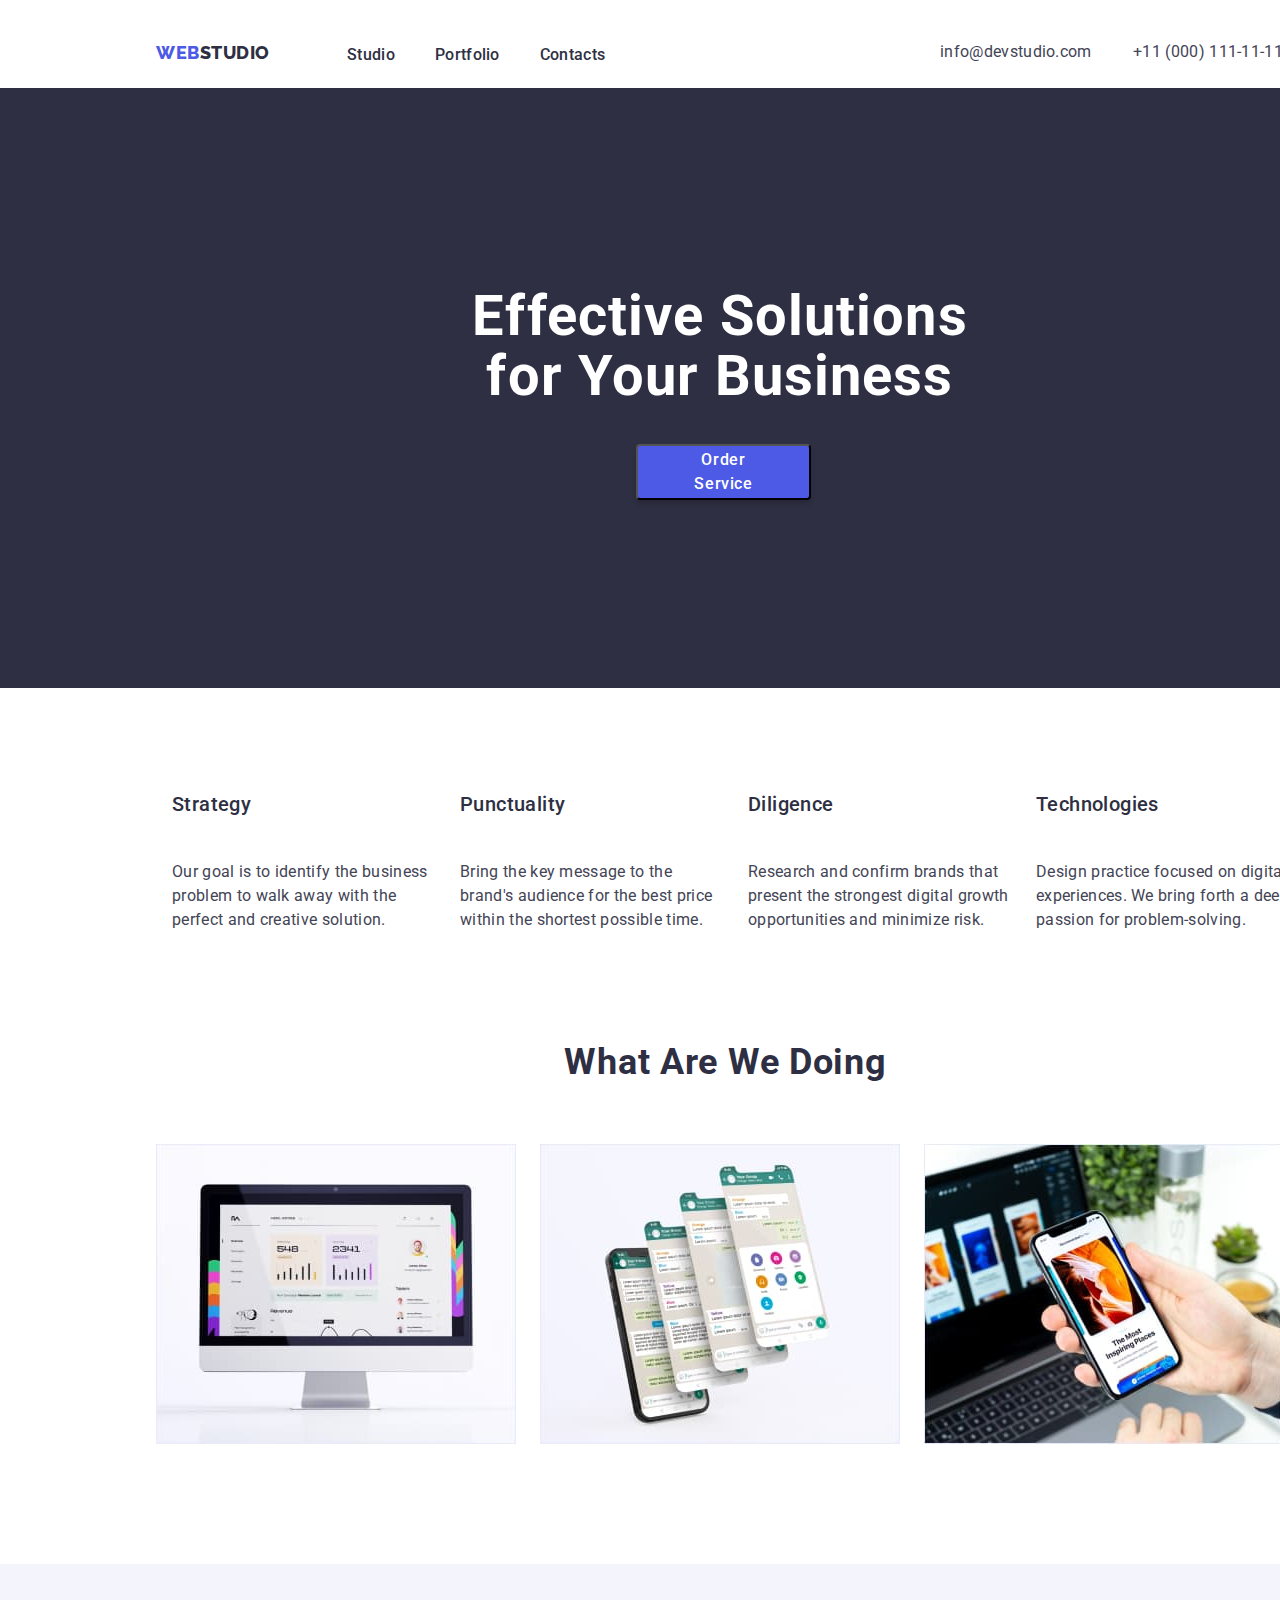
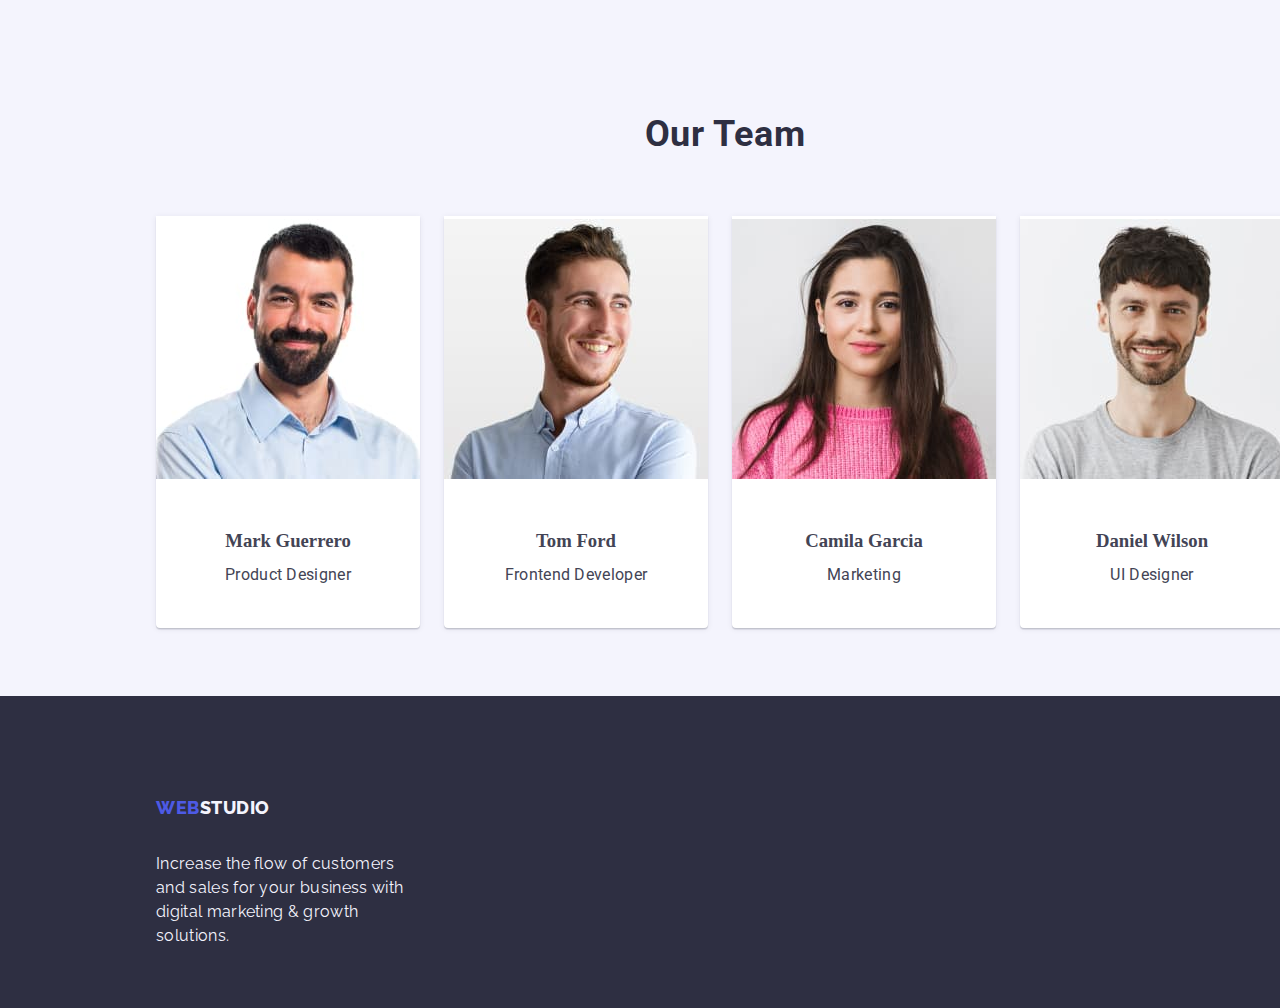
<file: index.html>
<!DOCTYPE html>
<html lang="en">

<head>
    <meta charset="UTF-8">
    <meta http-equiv="X-UA-Compatible" content="IE=edge">
    <link rel="preconnect" href="https://fonts.googleapis.com">
    <link rel="preconnect" href="https://fonts.gstatic.com" crossorigin>
    <link href="https://fonts.googleapis.com/css2?family=Roboto:wght@400;500;700;900&display=swap" rel="stylesheet">
    <link rel="preconnect" href="https://fonts.googleapis.com">
    <link rel="preconnect" href="https://fonts.gstatic.com" crossorigin>
    <link href="https://fonts.googleapis.com/css2?family=Raleway:wght@800&display=swap" rel="stylesheet">
    <link rel="stylesheet" href="style.css">
    <meta name="viewport" content="width=device-width, initial-scale=1.0">
    <title>Dz1</title>
</head>

<body>



    <header>
        <nav>




            <div class="header-brend">
                <a href="./index.html" class="logo">Web<span class="header-white">Studio</span></a>
            </div>



            <ul class="menu">
                <li><a href="" class="link">Studio</a></li>
                <li><a href="portfolio.html" class="link">Portfolio</a></li>
                <li><a href="" class="link">Contacts</a></li>
            </ul>



        </nav>


        <address>

            <ul class="header-contact">
                <li class="contact"><a href="mailto:info@devstudio.com">info@devstudio.com</a></li>
                <li class="contact-second"><a href="tel:+110001111111">+11 (000) 111-11-11</a></li>
            </ul>

        </address>

    </header>






    <main>


        <section>
            <div class="main-first-section">
                <h1 class="main-logo">Effective Solutions for Your Business</h1>
                <button type="button">Order Service</button>
            </div>

        </section>



        <section>

            <ul class="main-second-section">


                <li class="second-section-bloc1">

                    <h3>Strategy</h3>
                    <p class="main-second-section-parahraf">
                        Our goal is to identify the business
                        problem to walk away with the perfect and creative solution.
                    </p>
                </li>
                <li class="second-section-bloc2">
                    <h3>Punctuality</h3>
                    <p class="main-second-section-parahraf"> Bring the key message to the brand's audience for the
                        best
                        price within the shortest possible
                        time.
                    </p>
                </li>
                <li class="second-section-bloc3">
                    <h3>Diligence</h3>
                    <p class="main-second-section-parahraf">Research and confirm brands that present the strongest
                        digital growth opportunities and minimize
                        risk.</p>
                </li>
                <li class="second-section-bloc4">
                    <h3>Technologies</h3>
                    <p class="main-second-section-parahraf">Design practice focused on digital experiences. We bring
                        forth a deep passion for
                        problem-solving.
                    </p>
                </li>


            </ul>
        </section>




        <section>
            <h2 class="main-thre-section-logo">What are we doing</h2>
            <ul class="main-thre-section-img">
                <li class="main-thre-section-foto1"><img src="./images/dz11.jpg" alt="foto-main1" width="360">
                </li>
                <li class="main-thre-section-foto2"><img src="./images/dz12.jpg" alt="foto-main1" width="360">
                </li>
                <li class="main-thre-section-foto3"><img src="./images/dz13.jpg" alt="foto-main1" width="360">
                </li>
            </ul>
        </section>

        <section>
            <div class="main-four-section-img">
                <h2 class="main-four-section-logo">Our Team</h2>

                <ul class="main-four-section-box">
                    <li class="main-four-section-bocs1">
                        <img src="./images/dz14.jpg" alt="foto-main1" width="264">

                        <h3 class="main-four-section-second-logo">Mark Guerrero</h3>

                        <p class="main-four-section-parahraf">Product Designer</p>
                    </li>



                    <li class="main-four-section-bocs2">
                        <img src="./images/dz15.jpg" alt="foto-main1" width="264">

                        <h3 class="main-four-section-second-logo">Tom Ford</h3>

                        <p class="main-four-section-parahraf">Frontend Developer</p>
                    </li>



                    <li class="main-four-section-bocs3">
                        <img src="./images/dz16.jpg" alt="foto-main1" width="264">

                        <h3 class="main-four-section-second-logo">Camila Garcia</h3>

                        <p class="main-four-section-parahraf">Marketing</p>
                    </li>





                    <li class="main-four-section-bocs4">
                        <img src="./images/dz17.jpg" alt="foto-main1" width="264">
                        <h3 class="main-four-section-second-logo">Daniel Wilson</h3>

                        <p class="main-four-section-parahraf">UI Designer</p>
                    </li>
                </ul>






            </div>

        </section>

    </main>

    <footer>
        <div class="dec-box">
            <a class="footer-lick" href="./index.html">Web<span class="footer-white">Studio</span></a>
            <p class="footer-parahraf">Increase the flow of customers and sales
                for your business with digital marketing
                & growth solutions.</p>

        </div>









    </footer>

</body>

</html>
</file>
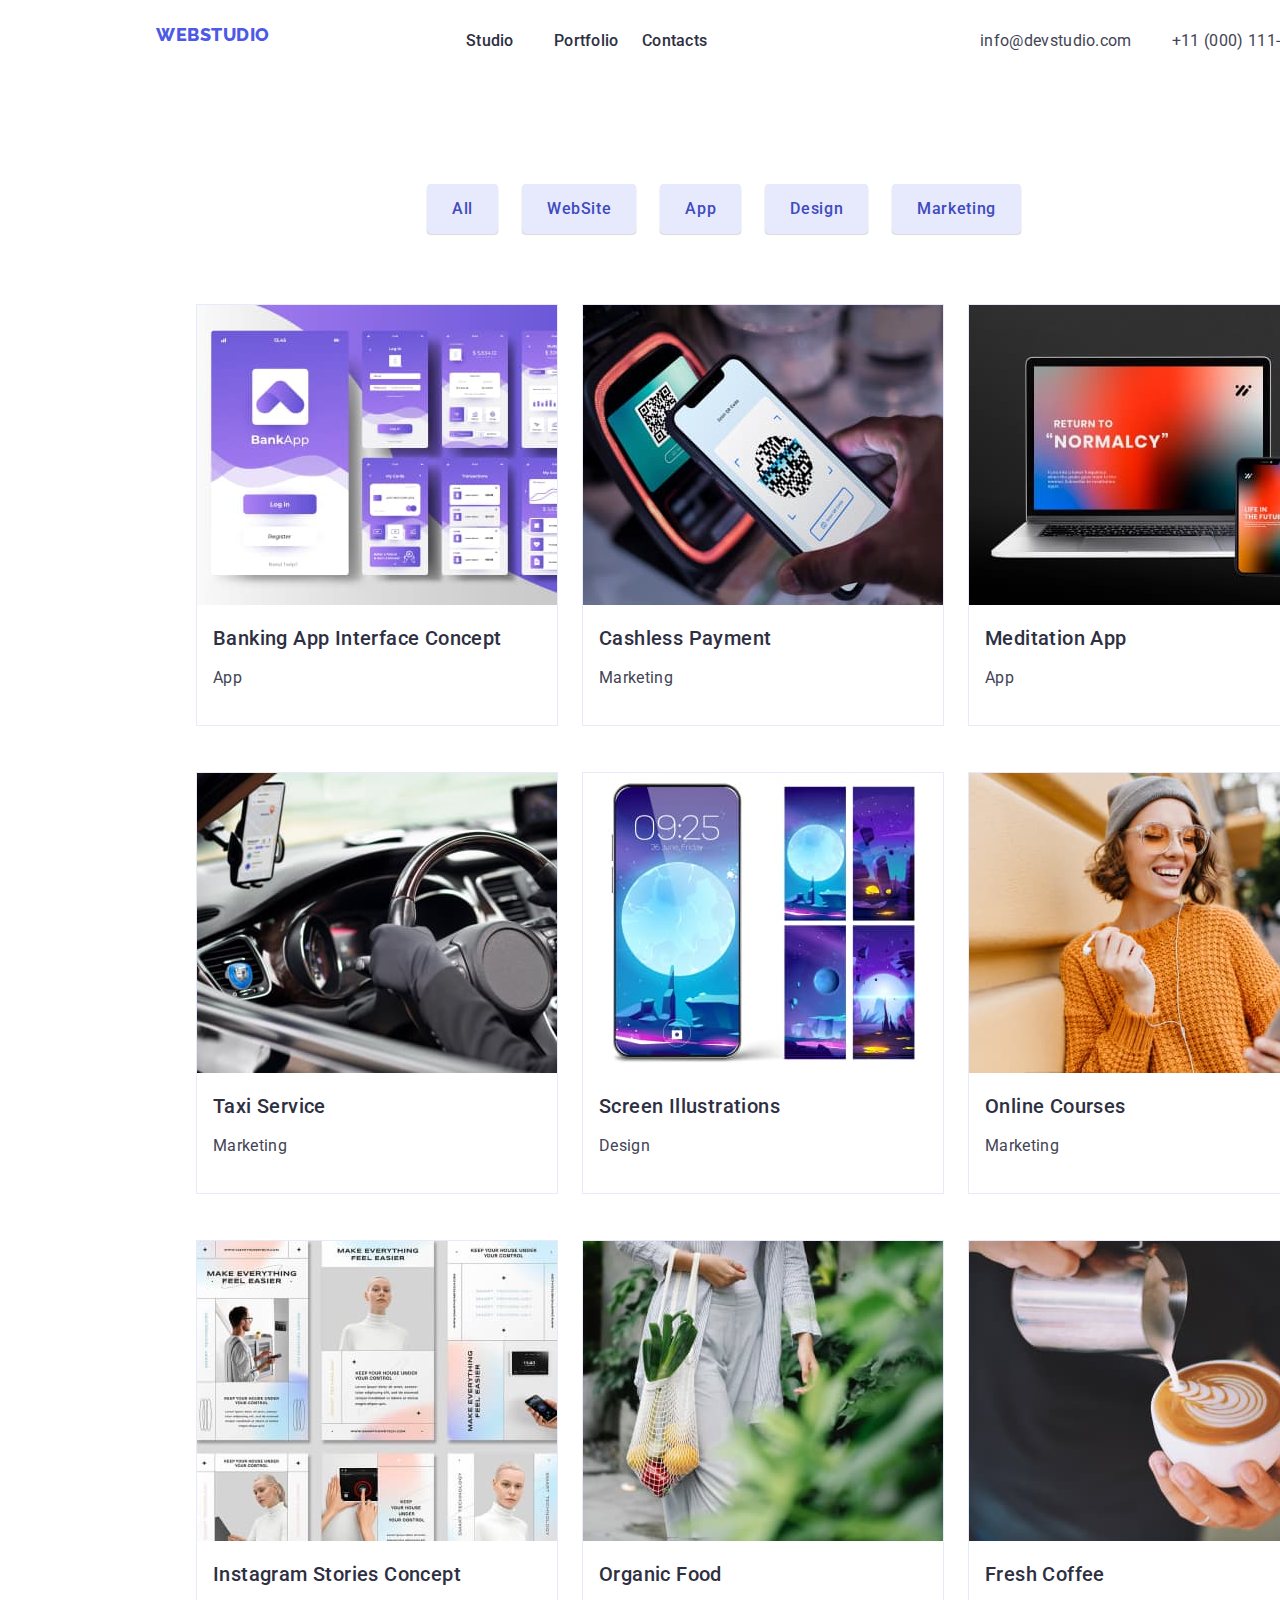
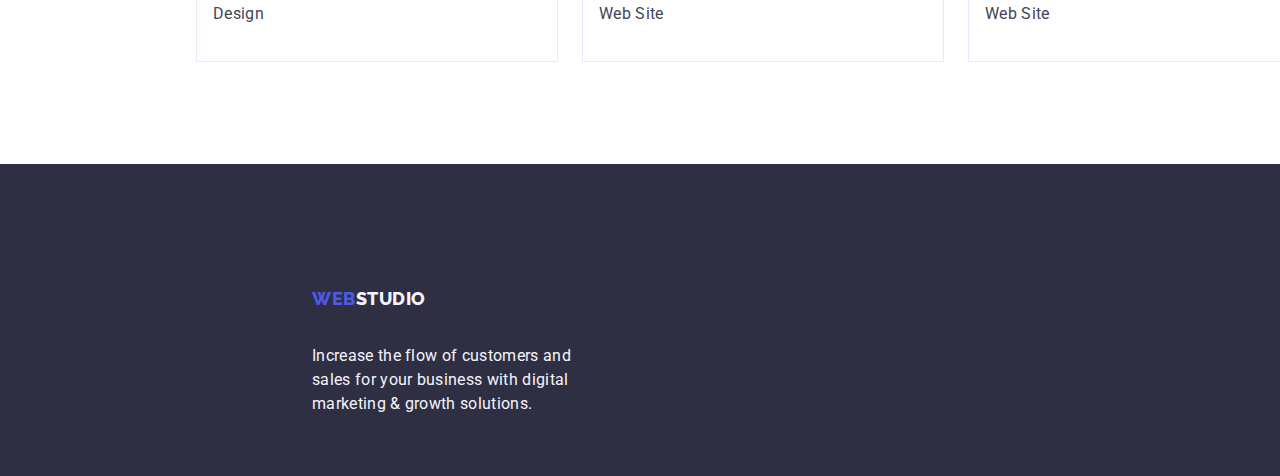
<file: portfolio.html>
<!DOCTYPE html>
<html lang="en">

<head>
    <meta charset="UTF-8">
    <meta http-equiv="X-UA-Compatible" content="IE=edge">
    <link rel="preconnect" href="https://fonts.googleapis.com">
    <link rel="preconnect" href="https://fonts.gstatic.com" crossorigin>
    <link href="https://fonts.googleapis.com/css2?family=Roboto:wght@400;500;700;900&display=swap" rel="stylesheet">
    <link rel="preconnect" href="https://fonts.googleapis.com">
    <link rel="preconnect" href="https://fonts.gstatic.com" crossorigin>
    <link href="https://fonts.googleapis.com/css2?family=Raleway:wght@800&display=swap" rel="stylesheet">
    <link rel="stylesheet" href="css/style.css">
    <meta name="viewport" content="width=device-width, initial-scale=1.0">
    <title>Portfolio</title>
</head>

<body>
    <header>
        <nav>

            <div class="header-linc">
                <div class="header-brend">
                    <a href="./index.html" class="logo">Web<span class="footer-white">Studio</span></a>
                </div>

                <div class="header-linc2">

                    <ul class="menu">
                        <li class="item"><a href="" class="link">Studio</a></li>
                        <li class="item"><a href="" class="link">Portfolio</a></li>
                        <li class="item"><a href="" class="link">Contacts</a></li>
                    </ul>
        </nav>

        </div>


        <address>


            <ul class="menu2">
                <li class="item2"><a href="mailto:info@devstudio.com" class="link2">info@devstudio.com</a></li>
                <li class="item2"><a href="tel:+110001111111" class="link2">+11 (000) 111-11-11</a></li>
            </ul>

        </address>
        </div>

    </header>



    <main>


        <section>
            <h1 hidden>GGGGG</h1>
            <ul class="menu-button">
                <li class="item-bottom"><button type="button">All</button></li>
                <li class="item-bottom"><button type="button">WebSite</button></li>
                <li class="item-bottom"><button type="button">App</button></li>
                <li class="item-bottom"><button type="button">Design</button></li>
                <li class="item-bottom"><button type="button">Marketing</button></li>

            </ul>
        </section>




        <section>
            <div class="main-flex-card1">



                <ul class="main-flex-box">
                    <li class="box-main">

                        <img src="./images/img-one.jpg" alt="foto-main1" width="360">
                        <div class="main-text">
                            <h2>Banking App Interface Concept</h2>

                            <p>App</p>
                        </div>



                    </li>






                    <li class="box-main">

                        <img src="./images/img-two.jpg" alt="foto-main1" width="360">
                        <div class="main-text">

                            <h2>Cashless Payment
                            </h2>

                            <p>Marketing</p>
                        </div>

                    </li>



                    <li class="box-main">

                        <img src="./images/img-three.jpg" alt="foto-main1" width="360">
                        <div class="main-text">

                            <h2>Meditation App</h2>

                            <p>App</p>
                        </div>

                    </li>
                </ul>



            </div>
        </section>

        <section>
            <div class="main-flex-card2">



                <ul class="main-flex-box2">

                    <li class="box-main">
                        <img src="./images/img-four.jpg" alt="foto-main1" width="360">
                        <div class="main-text">

                            <h2>Taxi Service</h2>


                            <p>Marketing</p>
                        </div>
                    </li>

                    <li class="box-main">
                        <img src="./images/img-five.jpg" alt="foto-main1" width="360">
                        <div class="main-text">

                            <h2>Screen Illustrations</h2>

                            <p>Design</p>
                        </div>
                    </li>



                    <li class="box-main">
                        <img src="./images/img-six.jpg" alt="foto-main1" width="360">
                        <div class="main-text">

                            <h2> Online Courses</h2>




                            <p>Marketing</p>
                        </div>
                    </li>


                </ul>

            </div>
        </section>




        <section>
            <div class="main-flex-card3">
                <ul class="main-flex-box3">
                    <li class="box-main">
                        <img src="./images/img-seven.jpg" alt="foto-main1" width="360">
                        <div class="main-text">

                            <h2>Instagram Stories Concept</h2>

                            <p>Design</p>
                        </div>
                    </li>





                    <li class="box-main">
                        <img src="./images/img-eight.jpg" alt="foto-main1" width="360">
                        <div class="main-text">

                            <h2>Organic Food</h2>




                            <p>Web Site</p>
                        </div>
                    </li>

                    <li class="box-main">
                        <img src="./images/img-nine.jpg" alt="foto-main1" width="360">
                        <div class="main-text">

                            <h2>Fresh Coffee</h2>

                            <p>Web Site</p>
                        </div>
                    </li>

                </ul>




            </div>

        </section>

    </main>







    <footer class="footer">
        <div class="footer-box">

            <a href="./index.html" class="logo">Web<span class="footer-dark">Studio</span></a>
            <p>Increase the flow of customers and sales
                for your business with digital marketing
                & growth solutions.</p>
        </div>




    </footer>

</body>

</html>
</file>
<file: style.css>
body {
    font-family: "Roboto,sans-serif";
    color: #434455;
    margin: 0 auto;
    width: 1440px;
    position: relative;
    background-color: #FFFFFF;

}

/* header */



.header-brend {
    display: flex;
    flex-direction: row;
    align-items: center;
    padding: 0px;
    position: absolute;
    width: 115px;
    height: 24px;
    left: 156px;
    top: 24px;

}

.header-brend span {
    color: #2E2F42;
}

.header-brend a {
    font-family: 'Raleway';
    font-style: normal;
    font-weight: 800;
    font-size: 18px;
    line-height: 21px;
    text-decoration: none;
    display: flex;
    align-items: center;
    letter-spacing: 0.03em;
    text-transform: uppercase;
    color: #4D5AE5;
}

.menu {
    display: flex;
    flex-direction: row;
    align-items: flex-start;
    padding: 0px;
    gap: 40px;

    position: absolute;
    width: 261px;
    height: 24px;
    left: 347px;
    top: 11px;
    list-style-type: none;
}

.menu a {
    width: 48px;
    height: 24px;
    font-family: 'Roboto';
    font-style: normal;
    font-weight: 500;
    font-size: 16px;
    line-height: 24px;
    letter-spacing: 0.02em;
    color: #2E2F42;
    text-decoration: none;
}

/* contact */
.header-contact a {
    text-decoration: none;
    color: #434455;

}

.contact {
    position: absolute;
    width: 153px;
    height: 24px;
    left: 940px;
    top: 24px;
    list-style-type: none;
    /* Body */

    font-family: 'Roboto';
    font-style: normal;
    font-weight: 400;
    font-size: 16px;
    line-height: 24px;
    /* identical to box height, or 150% */

    letter-spacing: 0.02em;

    /* SLATE */

    color: #434455;

}

.contact-second {
    position: absolute;
    width: 151px;
    height: 24px;
    left: 1133px;
    top: 24px;

    /* Body */
    list-style-type: none;

    font-family: 'Roboto';
    font-style: normal;
    font-weight: 400;
    font-size: 16px;
    line-height: 24px;
    /* identical to box height, or 150% */

    letter-spacing: 0.02em;

    /* SLATE */

    color: #434455;

}

/* main-first-section */
.main-first-section {
    position: absolute;
    width: 1440px;
    height: 600px;
    left: 0px;
    top: 72px;

    /* NAVY BLUE */

    background: #2E2F42;
}

.main-first-section h1 {
    position: absolute;
    width: 496px;
    height: 120px;
    left: 472px;
    top: 160px;

    /* Header 1 */

    font-family: 'Roboto';
    font-style: normal;
    font-weight: 700;
    font-size: 56px;
    line-height: 60px;
    /* or 107% */

    text-align: center;
    letter-spacing: 0.02em;

    /* WHITE */

    color: #FFFFFF;
}

/* .main-logo {
    position: absolute;
    width: 496px;
    height: 120px;
    left: 472px;
    top: 160px;

    

    font-family: 'Roboto';
    font-style: normal;
    font-weight: 700;
    font-size: 56px;
    line-height: 60px;
    

    text-align: center;
    letter-spacing: 0.02em;

   

    color: #FFFFFF;
} */

.main-first-section button {
    display: flex;
    flex-direction: row;
    align-items: flex-start;
    padding: 16px 32px;
    gap: 10px;

    position: absolute;
    width: 175px;
    height: 56px;
    left: 636px;
    top: 356px;

    /* IRIS */

    background: #4D5AE5;
    box-shadow: 0px 4px 4px rgba(0, 0, 0, 0.15);
    border-radius: 4px;


    font-family: 'Roboto';
    font-style: normal;
    font-weight: 500;
    font-size: 16px;
    line-height: 24px;
    /* identical to box height, or 150% */

    display: flex;
    align-items: center;
    letter-spacing: 0.04em;

    /* WHITE */

    color: #FFFFFF;


}

/* main-second-section */
.main-second-section {
    position: absolute;
    width: 1128px;
    height: 104px;
    left: 16px;
    top: 740px;
    right: 156px;


    /* border: 1px solid#000; */

}

.main-second-section h3 {
    font-family: 'Roboto';
    font-style: normal;
    font-weight: 500;
    font-size: 20px;
    line-height: 24px;
    /* identical to box height, or 120% */

    letter-spacing: 0.02em;

    /* NAVY BLUE */

    color: #2E2F42;
}

.main-second-section p {
    font-family: 'Roboto';
    font-style: normal;
    font-weight: 400;
    font-size: 16px;
    line-height: 24px;


    letter-spacing: 0.02em;



    color: #434455;
}



.second-section-bloc1 {
    display: flex;
    flex-direction: column;
    align-items: flex-start;
    padding: 0px;
    gap: 8px;

    position: absolute;
    width: 264px;
    height: 104px;
    left: 156px;


}

.second-section-bloc2 {
    display: flex;
    flex-direction: column;
    align-items: flex-start;
    padding: 0px;
    gap: 8px;

    position: absolute;
    width: 264px;
    height: 104px;
    left: 444px;



}

.second-section-bloc3 {
    display: flex;
    flex-direction: column;
    align-items: flex-start;
    padding: 0px;
    gap: 8px;

    position: absolute;
    width: 264px;
    height: 104px;
    left: 732px;


}

.second-section-bloc4 {
    display: flex;
    flex-direction: column;
    align-items: flex-start;
    padding: 0px;
    gap: 8px;

    position: absolute;
    width: 264px;
    height: 104px;
    left: 1020px;


}

/* .main-second-section-logo {
    font-family: 'Roboto';
    font-style: normal;
    font-weight: 500;
    font-size: 20px;
    line-height: 24px;
    

    letter-spacing: 0.02em;

  

    color: #2E2F42;

} */

/* .main-second-section-parahraf {
    font-family: 'Roboto';
    font-style: normal;
    font-weight: 400;
    font-size: 16px;
    line-height: 24px;
  

    letter-spacing: 0.02em;

    

    color: #434455;

} */

/* main-thre-section */
.main-thre-section-logo {
    position: absolute;
    width: 333px;
    height: 40px;
    left: 559px;
    top: 1016px;
    font-family: 'Roboto';
    font-style: normal;
    font-weight: 700;
    font-size: 36px;
    line-height: 1.11px;
    text-align: center;
    letter-spacing: 0.02em;
    text-transform: capitalize;
    color: #2E2F42;

}



.main-thre-section-foto1 {
    display: flex;
    flex-direction: column;
    align-items: flex-start;
    padding: 0px;

    position: absolute;
    width: 360px;
    height: 300px;
    left: 156px;
    top: 1128px;

}

.main-thre-section-foto2 {
    display: flex;
    flex-direction: column;
    align-items: flex-start;
    padding: 0px;

    position: absolute;
    width: 360px;
    height: 300px;
    left: 540px;
    top: 1128px;
}

.main-thre-section-foto3 {
    display: flex;
    flex-direction: column;
    align-items: flex-start;
    padding: 0px;

    position: absolute;
    width: 360px;
    height: 300px;
    left: 924px;
    top: 1128px;
}

/* main-four-section-img */
.main-four-section-img {
    position: absolute;
    width: 1440px;
    height: 732px;
    left: 0px;
    top: 1548px;
    background: #F4F4FD;
}


.main-four-section-logo {
    position: absolute;
    width: 172px;
    height: 40px;
    left: 639px;
    top: 120px;
    font-family: 'Roboto';
    font-style: normal;
    font-weight: 700;
    font-size: 36px;
    line-height: 40px;
    text-align: center;
    letter-spacing: 0.02em;
    text-transform: capitalize;
    color: #2E2F42;
}


.main-four-section-bocs1 {
    display: flex;
    flex-direction: column;
    justify-content: center;
    align-items: center;
    padding: 0px 0px 32px;
    gap: 32px;

    position: absolute;
    width: 264px;
    height: 380px;
    left: 156px;
    top: 252px;

    /* WHITE

Header background, team card background
*/
    background: #FFFFFF;
    box-shadow: 0px 1px 6px rgba(46, 47, 66, 0.08), 0px 1px 1px rgba(46, 47, 66, 0.16), 0px 2px 1px rgba(46, 47, 66, 0.08);
    border-radius: 0px 0px 4px 4px
}

.main-four-section-bocs2 {
    display: flex;
    flex-direction: column;
    justify-content: center;
    align-items: center;
    padding: 0px 0px 32px;
    gap: 32px;

    position: absolute;
    width: 264px;
    height: 380px;
    left: 444px;
    top: 252px;

    /* WHITE

Header background, team card background
*/
    background: #FFFFFF;
    box-shadow: 0px 1px 6px rgba(46, 47, 66, 0.08), 0px 1px 1px rgba(46, 47, 66, 0.16), 0px 2px 1px rgba(46, 47, 66, 0.08);
    border-radius: 0px 0px 4px 4px
}

.main-four-section-bocs3 {
    display: flex;
    flex-direction: column;
    justify-content: center;
    align-items: center;
    padding: 0px 0px 32px;
    gap: 32px;

    position: absolute;
    width: 264px;
    height: 380px;
    left: 732px;
    top: 252px;

    /* WHITE

Header background, team card background
*/
    background: #FFFFFF;
    box-shadow: 0px 1px 6px rgba(46, 47, 66, 0.08), 0px 1px 1px rgba(46, 47, 66, 0.16), 0px 2px 1px rgba(46, 47, 66, 0.08);
    border-radius: 0px 0px 4px 4px
}

.main-four-section-bocs4 {
    display: flex;
    flex-direction: column;
    justify-content: center;
    align-items: center;
    padding: 0px 0px 32px;
    gap: 32px;

    position: absolute;
    width: 264px;
    height: 380px;
    left: 1020px;
    top: 252px;

    /* WHITE

Header background, team card background
*/
    background: #FFFFFF;
    box-shadow: 0px 1px 6px rgba(46, 47, 66, 0.08), 0px 1px 1px rgba(46, 47, 66, 0.16), 0px 2px 1px rgba(46, 47, 66, 0.08);
    border-radius: 0px 0px 4px 4px
}

h3 .main-four-section-second-logo {
    display: flex;
    flex-direction: column;
    justify-content: center;
    align-items: center;
    padding: 0px;
    gap: 8px;

    width: 232px;
    height: 56px;
    flex: none;
    order: 1;
    flex-grow: 0;


}

.main-four-section-parahraf {
    width: 144px;
    height: 14px;

    /* Body */

    font-family: 'Roboto';
    font-style: normal;
    font-weight: 400;
    font-size: 16px;
    line-height: 24px;
    /* identical to box height, or 150% */

    text-align: center;
    letter-spacing: 0.02em;

    /* SLATE */

    color: #434455;
    flex: none;
    order: 1;
    flex-grow: 0;
    margin-top: -40px;


}

/* footer */
footer {
    position: absolute;
    width: 1440px;
    height: 312px;
    left: 0px;
    top: 2280px;

    /* NAVY BLUE */

    background-color: #2E2F42;
}






.footer-lick {}

.footer-lick {
    width: 44px;
    height: 21px;
    font-family: 'Raleway';
    font-style: normal;
    font-weight: 800;
    font-size: 18px;
    line-height: 1.17;
    /* identical to box height, or 117% */
    flex-direction: row;

    padding: 0px;

    position: absolute;
    width: 115px;
    height: 24px;
    left: 156px;
    top: 100px;
    display: flex;
    align-items: center;
    letter-spacing: 0.03em;
    text-transform: uppercase;

    /* IRIS */

    color: #4D5AE5;


    /* Inside auto layout */
    text-decoration: none;

}

.footer-white {
    width: 71px;
    height: 21px;

    font-family: 'Raleway';
    font-style: normal;
    font-weight: 800;
    font-size: 18px;
    line-height: 1.17;
    /* identical to box height, or 117% */

    display: flex;
    align-items: center;
    letter-spacing: 0.03em;
    text-transform: uppercase;

    /* CLOUD */

    color: #F4F4FD;


    /* Inside auto layout */

    flex: none;
    order: 1;
    flex-grow: 0;
}

.footer-parahraf {
    position: absolute;
    width: 264px;
    height: 72px;
    left: 156px;
    top: 140px;

    /* Body */

    font-family: "Raleway";
    font-style: normal;
    font-weight: 400;
    font-size: 16px;
    line-height: 24px;
    /* or 150% */

    letter-spacing: 0.02em;

    /* CLOUD */

    color: #F4F4FD;
}
</file>
<file: css/style.css>
body {
    font-family: "Roboto";
    color: #434455;
    margin: 0 auto;
    width: 1440px;
    position: relative;

}

.header-linc {
    width: 1440px;
    height: 72px;
    display: flex;
    flex-direction: row;

}

.header-brend {
    margin: 24px 0px 24px 156px;
}

.header-white {
    color: #2E2F42;
}

.header-brend a {
    font-family: 'Raleway';
    font-style: normal;
    font-weight: 800;
    font-size: 18px;
    line-height: 21px;
    text-decoration: none;
    display: flex;
    align-items: center;
    letter-spacing: 0.03em;
    text-transform: uppercase;
    color: #4D5AE5;
}

.header-linc2 {
    margin: 13px 0px 24px 156px;
}

.header-linc2 li a {
    width: 48px;
    height: 24px;
    font-family: 'Roboto';
    font-style: normal;
    font-weight: 500;
    font-size: 16px;
    line-height: 24px;
    letter-spacing: 0.02em;
    color: #2E2F42;
}


.menu {
    justify-content: center;
    list-style: none;
    display: flex;
    padding-left: 40px;
    position: absolute;
}

.menu .link {
    display: block;
    text-decoration: none;



}

.menu a:nth-child(1) {
    padding-right: 40px;
}

.menu2 {
    justify-content: center;
    list-style: none;
    display: flex;
    position: absolute;
    left: 940px;
    top: 13px;
}

.menu2 .link2 {
    display: block;
    text-decoration: none;



}

.menu2 a:nth-child(1) {
    padding-right: 40px;
}

.menu2 li a {
    font-family: 'Roboto';
    font-style: normal;
    font-weight: 400;
    font-size: 16px;
    line-height: 24px;
    /* identical to box height, or 150% */

    letter-spacing: 0.02em;
    color: #434455;
}

.menu-button {
    display: flex;
    flex-direction: row;
    align-items: flex-start;
    padding: 0px;
    gap: 24px;

    position: absolute;
    width: 586px;
    height: 48px;
    left: 427px;
    top: 168px;
    list-style: none;
}

.item-bottom {
    display: flex;
    flex-direction: row;
    align-items: flex-start;
    width: fit-content;
    height: 48px;
    background: #E7E9FC;
    box-shadow: 0px 3px 1px rgba(0, 0, 0, 0.1), 0px 2px 1px rgba(0, 0, 0, 0.08), 0px 2px 2px rgba(0, 0, 0, 0.12);
    border-radius: 4px;

}

.item-bottom button {
    background: #E7E9FC;
    border: 1px solid #E7E9FC;
    border-radius: 4px;
    padding: 12px 24px;
    color: #404BBF;
    font-family: 'Roboto';
    font-style: normal;
    font-weight: 500;
    font-size: 16px;
    line-height: 24px;


    /* display: flex; */
    align-items: center;
    text-align: center;
    letter-spacing: 0.04em;



}

.item-bottom button:hover {
    background-color: #404BBF;
    color: #F4F4FD;

}

/* Main flex box 1 */

.main-flex-card1 {
    position: absolute;
    width: 1128px;
    max-height: 420px;
    left: 156px;
    top: 288px;
}

.main-flex-box {
    display: flex;
    flex-direction: row;
    gap: 24px;
    list-style-type: none;
}

.box-main {
    width: 360px;
    height: 420px;
    background: #FFFFFF;
    border: 1px solid #E7E9FC;

}

.main-text h2 {
    font-family: 'Roboto';
    font-style: normal;
    font-weight: 500;
    font-size: 20px;
    line-height: 24px;
    letter-spacing: 0.02em;
    margin-left: 16px;
    color: #2E2F42;
}

.main-text p {
    font-family: 'Roboto';
    font-style: normal;
    font-weight: 400;
    font-size: 16px;
    line-height: 24px;
    letter-spacing: 0.02em;
    margin-left: 16px;
    color: #434455;


}



/* Main flex box 2 */





.main-flex-card2 {
    position: absolute;
    width: 1128px;
    height: 420px;
    left: 156px;
    top: 756px;
}

.main-flex-box2 {
    display: flex;
    flex-direction: row;
    gap: 24px;
    list-style-type: none;
}

.box-main {
    width: 360px;
    height: 420px;
    background: #FFFFFF;
    border: 1px solid #E7E9FC;

}

.main-text h2 {
    font-family: 'Roboto';
    font-style: normal;
    font-weight: 500;
    font-size: 20px;
    line-height: 24px;
    letter-spacing: 0.02em;
    margin-left: 16px;
    color: #2E2F42;
}

.main-text p {
    font-family: 'Roboto';
    font-style: normal;
    font-weight: 400;
    font-size: 16px;
    line-height: 24px;
    letter-spacing: 0.02em;
    margin-left: 16px;
    color: #434455;


}


/* Main flex box 3 */
.main-flex-card3 {
    position: absolute;
    width: 1128px;
    height: 420px;
    left: 156px;
    top: 1224px;
}

.main-flex-box3 {
    display: flex;
    flex-direction: row;
    gap: 24px;
    list-style-type: none;
}

.box-main {
    width: 360px;
    height: 420px;
    background: #FFFFFF;
    border: 1px solid #E7E9FC;

}







.main-flex-card2 {
    position: absolute;
    width: 1128px;
    height: 420px;
    left: 156px;
    top: 756px;
}

.main-flex-card3 {
    position: absolute;
    width: 1128px;
    height: 420px;
    left: 156px;
    top: 1224px;

}









/* footer */
.footer {
    position: absolute;
    width: 1440px;
    height: 312px;
    left: 0px;
    top: 1764px;
    background: #2E2F42;
}

.footer-box {
    position: absolute;
    width: 264px;
    height: 112px;
    left: 156px;
    top: 100px;
    margin: 24px 0px 24px 156px;


}

.footer-box p {
    position: absolute;
    width: 264px;
    height: 72px;
    top: 40px;
    font-family: 'Roboto';
    font-style: normal;
    font-weight: 400;
    font-size: 16px;
    line-height: 24px;
    letter-spacing: 0.02em;
    color: #F4F4FD;

}

.footer-box a {
    font-family: 'Raleway';
    font-style: normal;
    font-weight: 800;
    font-size: 18px;
    line-height: 21px;
    text-decoration: none;
    display: flex;
    align-items: center;
    letter-spacing: 0.03em;
    text-transform: uppercase;
    color: #4D5AE5;
}




.footer-dark {
    color: #F4F4FD;
}

/* main page */
</file>
